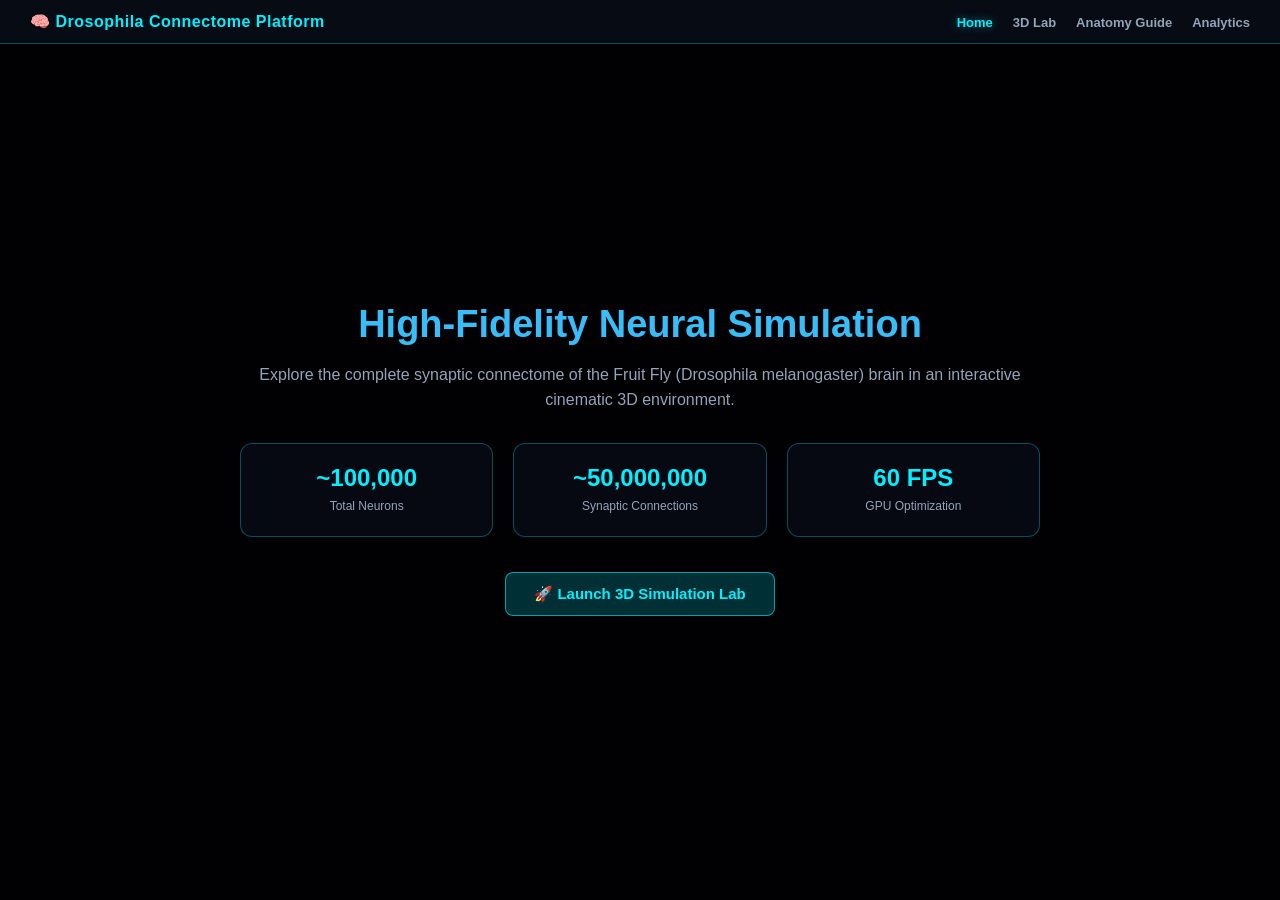
<file: index.html>
<!DOCTYPE html>
<html lang="en" dir="ltr">
<head>
    <meta charset="UTF-8">
    <meta name="viewport" content="width=device-width, initial-scale=1.0">
    <title>Fruit Fly Connectome | Home</title>
    <link rel="stylesheet" href="style.css">
</head>
<body>
    <nav class="navbar">
        <div class="logo">🧠 Drosophila Connectome Platform</div>
        <ul class="nav-links">
            <li><a href="index.html" class="active">Home</a></li>
            <li><a href="lab.html">3D Lab</a></li>
            <li><a href="anatomy.html">Anatomy Guide</a></li>
            <li><a href="analytics.html">Analytics</a></li>
        </ul>
    </nav>

    <main class="hero-section">
        <div class="hero-content">
            <h1>High-Fidelity Neural Simulation</h1>
            <p>Explore the complete synaptic connectome of the Fruit Fly (Drosophila melanogaster) brain in an interactive cinematic 3D environment.</p>
            
            <div class="stats-grid">
                <div class="stat-card">
                    <h3>~100,000</h3>
                    <p>Total Neurons</p>
                </div>
                <div class="stat-card">
                    <h3>~50,000,000</h3>
                    <p>Synaptic Connections</p>
                </div>
                <div class="stat-card">
                    <h3>60 FPS</h3>
                    <p>GPU Optimization</p>
                </div>
            </div>

            <a href="lab.html" class="cta-btn">🚀 Launch 3D Simulation Lab</a>
        </div>
    </main>
</body>
</html>
</file>
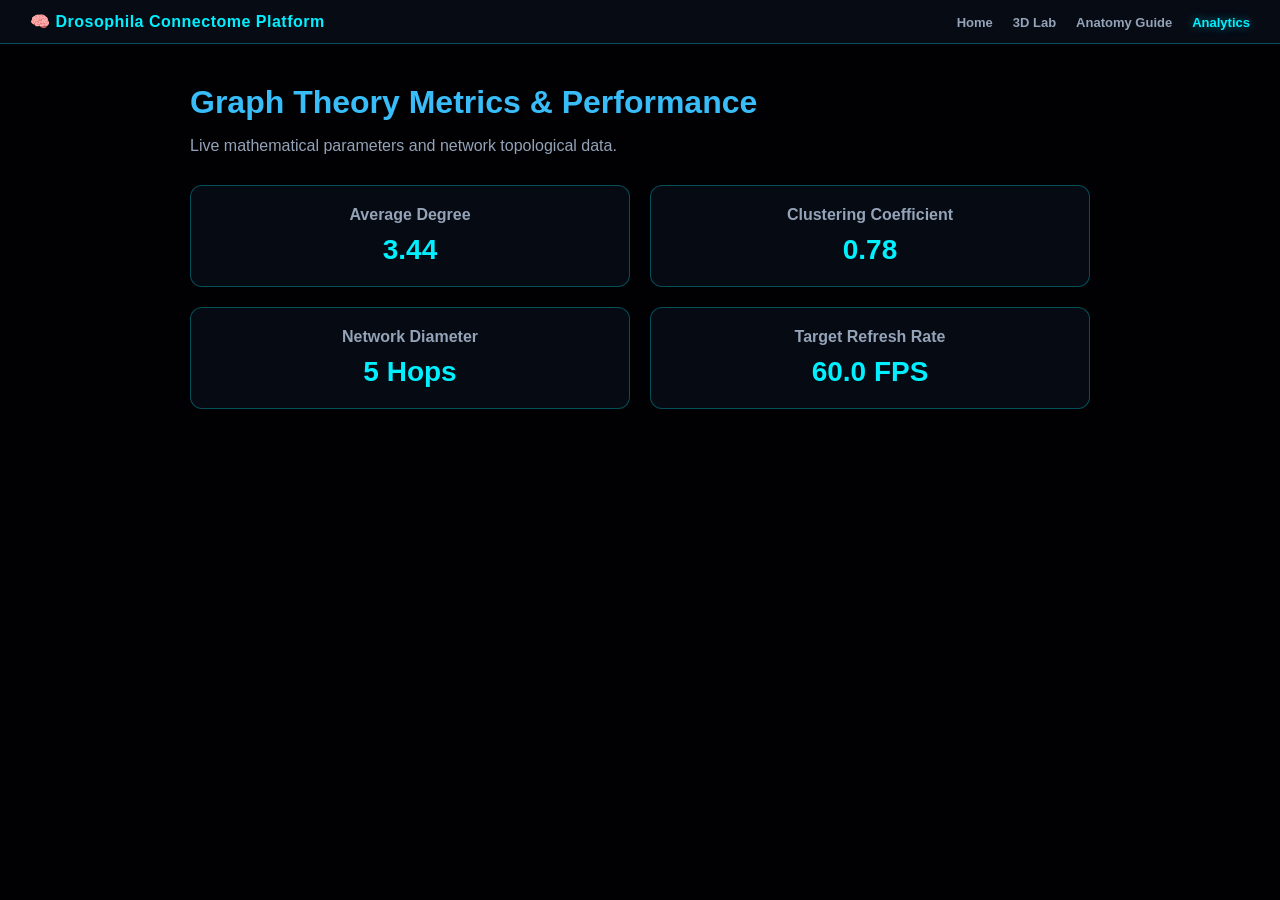
<file: analytics.html>
<!DOCTYPE html>
<html lang="en" dir="ltr">
<head>
    <meta charset="UTF-8">
    <meta name="viewport" content="width=device-width, initial-scale=1.0">
    <title>Fruit Fly Brain | Analytics</title>
    <link rel="stylesheet" href="style.css">
</head>
<body>
    <nav class="navbar">
        <div class="logo">🧠 Drosophila Connectome Platform</div>
        <ul class="nav-links">
            <li><a href="index.html">Home</a></li>
            <li><a href="lab.html">3D Lab</a></li>
            <li><a href="anatomy.html">Anatomy Guide</a></li>
            <li><a href="analytics.html" class="active">Analytics</a></li>
        </ul>
    </nav>

    <main class="page-container">
        <h1>Graph Theory Metrics & Performance</h1>
        <p class="subtitle">Live mathematical parameters and network topological data.</p>

        <div class="metrics-grid">
            <div class="metric-box">
                <h4>Average Degree</h4>
                <div class="value">3.44</div>
            </div>
            <div class="metric-box">
                <h4>Clustering Coefficient</h4>
                <div class="value">0.78</div>
            </div>
            <div class="metric-box">
                <h4>Network Diameter</h4>
                <div class="value">5 Hops</div>
            </div>
            <div class="metric-box">
                <h4>Target Refresh Rate</h4>
                <div class="value">60.0 FPS</div>
            </div>
        </div>
    </main>
</body>
</html>
</file>
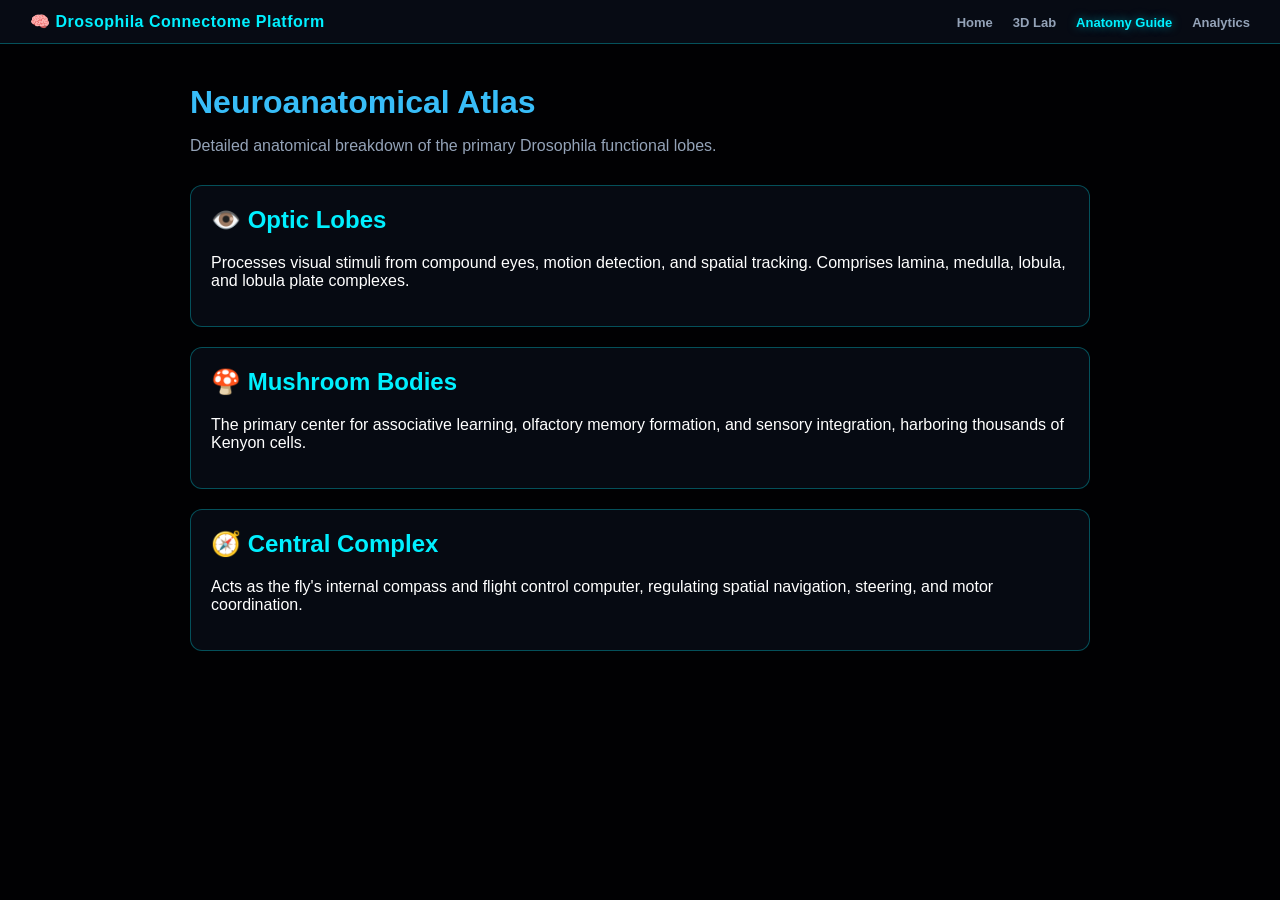
<file: anatomy.html>
<!DOCTYPE html>
<html lang="en" dir="ltr">
<head>
    <meta charset="UTF-8">
    <meta name="viewport" content="width=device-width, initial-scale=1.0">
    <title>Fruit Fly Brain | Anatomy Guide</title>
    <link rel="stylesheet" href="style.css">
</head>
<body>
    <nav class="navbar">
        <div class="logo">🧠 Drosophila Connectome Platform</div>
        <ul class="nav-links">
            <li><a href="index.html">Home</a></li>
            <li><a href="lab.html">3D Lab</a></li>
            <li><a href="anatomy.html" class="active">Anatomy Guide</a></li>
            <li><a href="analytics.html">Analytics</a></li>
        </ul>
    </nav>

    <main class="page-container">
        <h1>Neuroanatomical Atlas</h1>
        <p class="subtitle">Detailed anatomical breakdown of the primary Drosophila functional lobes.</p>

        <div class="anatomy-grid">
            <div class="anatomy-card">
                <h2>👁️ Optic Lobes</h2>
                <p>Processes visual stimuli from compound eyes, motion detection, and spatial tracking. Comprises lamina, medulla, lobula, and lobula plate complexes.</p>
            </div>

            <div class="anatomy-card">
                <h2>🍄 Mushroom Bodies</h2>
                <p>The primary center for associative learning, olfactory memory formation, and sensory integration, harboring thousands of Kenyon cells.</p>
            </div>

            <div class="anatomy-card">
                <h2>🧭 Central Complex</h2>
                <p>Acts as the fly's internal compass and flight control computer, regulating spatial navigation, steering, and motor coordination.</p>
            </div>
        </div>
    </main>
</body>
</html>
</file>
<file: style.css>
body {
    margin: 0;
    overflow-x: hidden;
    background-color: #010103;
    color: #fff;
    font-family: 'Segoe UI', Tahoma, Geneva, Verdana, sans-serif;
}

/* Navbar */
.navbar {
    display: flex;
    justify-content: space-between;
    align-items: center;
    padding: 12px 30px;
    background: rgba(8, 12, 22, 0.95);
    border-bottom: 1px solid rgba(0, 240, 255, 0.3);
    position: sticky;
    top: 0;
    z-index: 1000;
    backdrop-filter: blur(8px);
}

.logo {
    font-size: 16px;
    font-weight: bold;
    color: #00f0ff;
    letter-spacing: 0.5px;
}

.nav-links {
    list-style: none;
    display: flex;
    gap: 20px;
    margin: 0;
    padding: 0;
}

.nav-links a {
    color: #94a3b8;
    text-decoration: none;
    font-size: 13px;
    font-weight: 600;
    transition: all 0.2s ease;
}

.nav-links a:hover, .nav-links a.active {
    color: #00f0ff;
    text-shadow: 0 0 10px rgba(0, 240, 255, 0.5);
}

/* Hero Section */
.hero-section {
    display: flex;
    justify-content: center;
    align-items: center;
    min-height: 85vh;
    text-align: center;
    padding: 20px;
}

.hero-content {
    max-width: 800px;
}

.hero-content h1 {
    font-size: 38px;
    color: #38bdf8;
    margin-bottom: 16px;
}

.hero-content p {
    font-size: 16px;
    color: #94a3b8;
    line-height: 1.6;
    margin-bottom: 30px;
}

.stats-grid {
    display: grid;
    grid-template-columns: repeat(3, 1fr);
    gap: 20px;
    margin-bottom: 35px;
}

.stat-card {
    background: rgba(8, 12, 22, 0.8);
    border: 1px solid rgba(0, 240, 255, 0.3);
    border-radius: 12px;
    padding: 20px;
}

.stat-card h3 {
    margin: 0;
    font-size: 24px;
    color: #00f0ff;
}

.stat-card p {
    margin: 5px 0 0 0;
    font-size: 12px;
}

.cta-btn {
    display: inline-block;
    background: rgba(0, 240, 255, 0.2);
    border: 1px solid rgba(0, 240, 255, 0.6);
    color: #00f0ff;
    padding: 12px 28px;
    border-radius: 8px;
    text-decoration: none;
    font-weight: bold;
    font-size: 15px;
    transition: all 0.3s ease;
}

.cta-btn:hover {
    background: rgba(0, 240, 255, 0.4);
    box-shadow: 0 0 20px rgba(0, 240, 255, 0.4);
    transform: translateY(-2px);
}

/* Page Containers */
.page-container {
    max-width: 900px;
    margin: 40px auto;
    padding: 0 20px;
}

.page-container h1 {
    color: #38bdf8;
    margin-bottom: 8px;
}

.subtitle {
    color: #94a3b8;
    margin-bottom: 30px;
}

.anatomy-grid {
    display: grid;
    grid-template-columns: 1fr;
    gap: 20px;
}

.anatomy-card {
    background: rgba(8, 12, 22, 0.85);
    border: 1px solid rgba(0, 240, 255, 0.3);
    border-radius: 12px;
    padding: 20px;
}

.anatomy-card h2 {
    color: #00f0ff;
    margin-top: 0;
}

.metrics-grid {
    display: grid;
    grid-template-columns: 1fr 1fr;
    gap: 20px;
}

.metric-box {
    background: rgba(8, 12, 22, 0.85);
    border: 1px solid rgba(0, 240, 255, 0.3);
    border-radius: 12px;
    padding: 20px;
    text-align: center;
}

.metric-box h4 {
    margin: 0;
    color: #94a3b8;
}

.metric-box .value {
    font-size: 28px;
    font-weight: bold;
    color: #00f0ff;
    margin-top: 10px;
}

/* HUD Overlay Styles for 3D Lab */
#fps-counter {
    position: absolute;
    top: 70px;
    left: 20px;
    background: rgba(8, 12, 22, 0.85);
    border: 1px solid rgba(0, 240, 255, 0.4);
    border-radius: 8px;
    padding: 6px 12px;
    color: #00f0ff;
    font-family: monospace;
    font-size: 14px;
    font-weight: bold;
    backdrop-filter: blur(6px);
    z-index: 100;
}

#hud {
    position: absolute;
    top: 70px;
    right: 20px;
    width: 320px;
    background: rgba(8, 12, 22, 0.9);
    border: 1px solid rgba(0, 240, 255, 0.3);
    border-radius: 14px;
    padding: 16px;
    box-shadow: 0 0 25px rgba(0, 240, 255, 0.15);
    backdrop-filter: blur(8px);
    z-index: 100;
}

#hud h2 {
    margin-top: 0;
    font-size: 18px;
    color: #38bdf8;
    border-bottom: 1px solid rgba(255, 255, 255, 0.1);
    padding-bottom: 8px;
}

.section-title {
    font-size: 11px;
    color: #38bdf8;
    margin-bottom: 6px;
    text-transform: uppercase;
}

#node-title {
    font-weight: bold;
    margin-bottom: 4px;
    color: #00f0ff;
}

#node-desc {
    font-size: 12px;
    color: #94a3b8;
    line-height: 1.4;
    margin-bottom: 10px;
}

.btn-group {
    display: grid;
    grid-template-columns: 1fr 1fr;
    gap: 6px;
    margin-bottom: 8px;
}

.btn-group button {
    background: rgba(0, 240, 255, 0.1);
    border: 1px solid rgba(0, 240, 255, 0.4);
    color: #00f0ff;
    padding: 6px 8px;
    border-radius: 8px;
    cursor: pointer;
    font-weight: 600;
    font-size: 11px;
    transition: all 0.2s ease;
}

.btn-group button:hover {
    background: rgba(0, 240, 255, 0.3);
    box-shadow: 0 0 10px rgba(0, 240, 255, 0.4);
}
</file>
